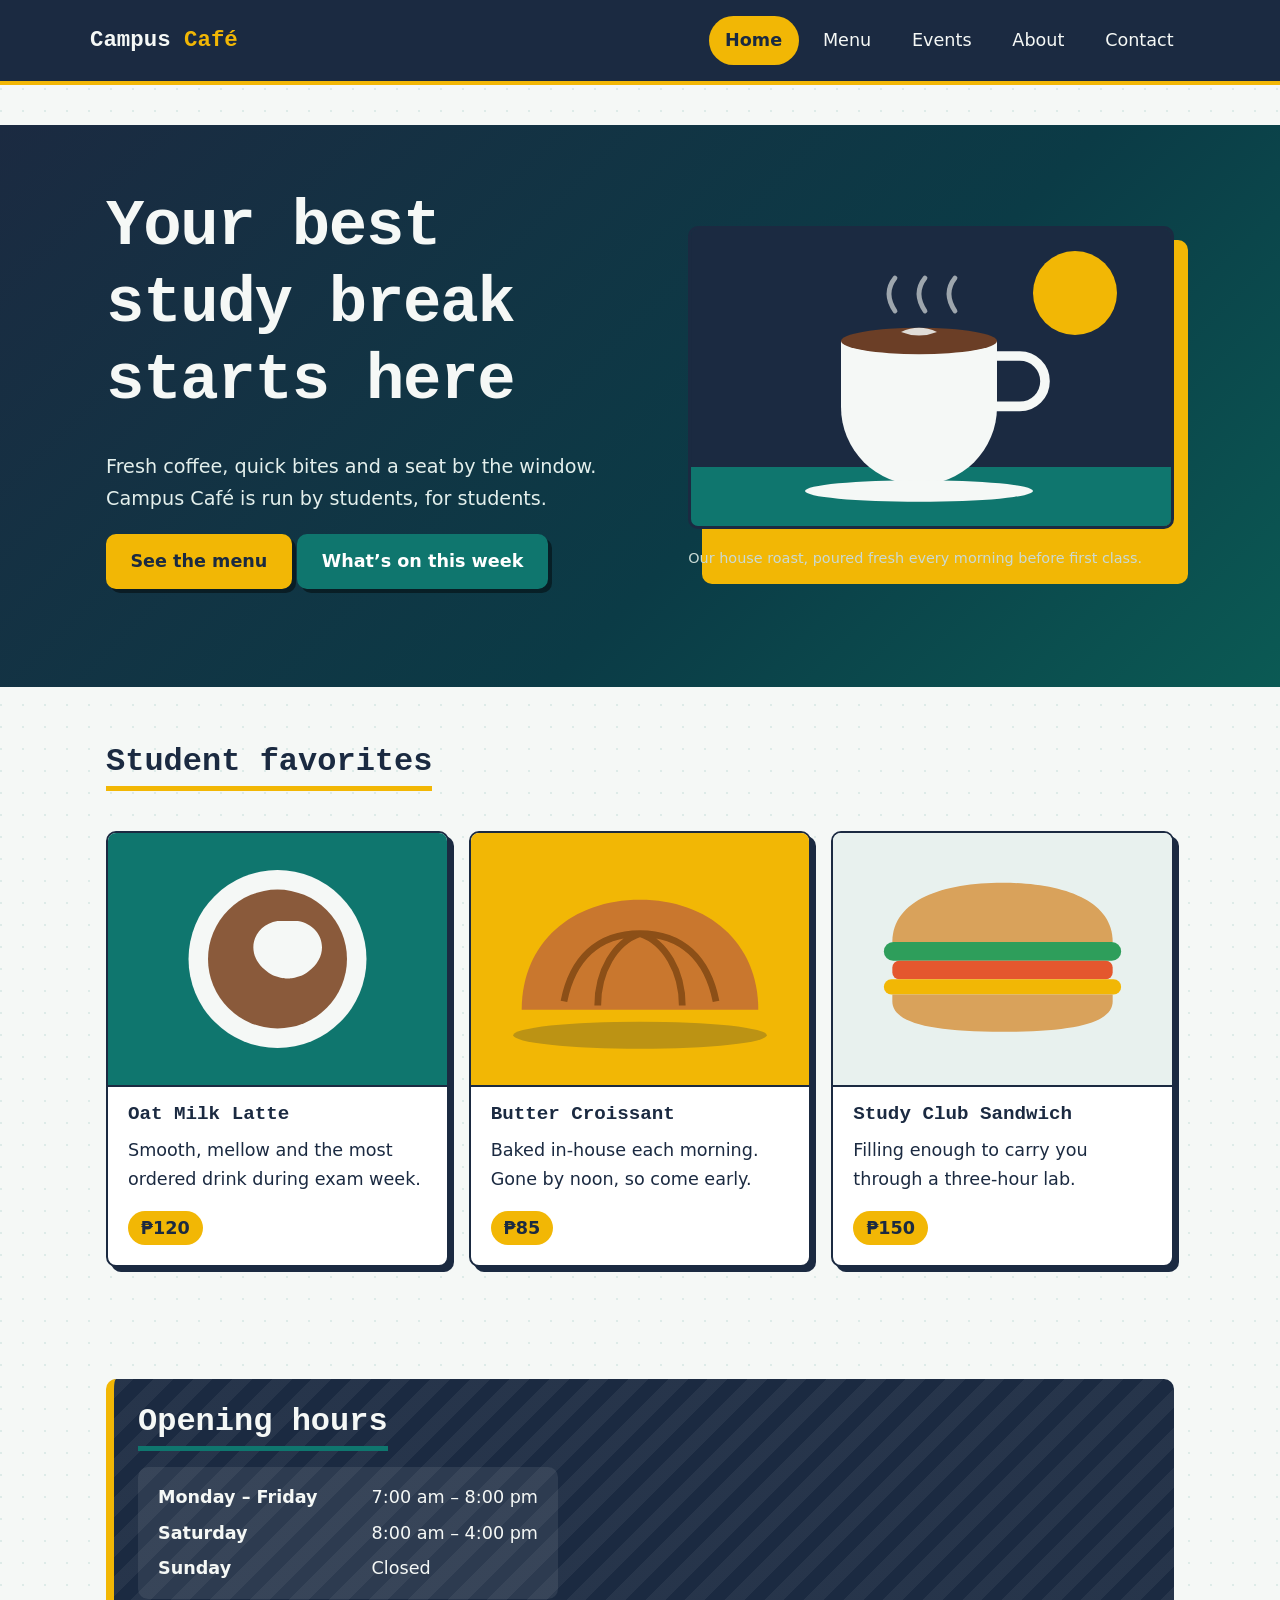
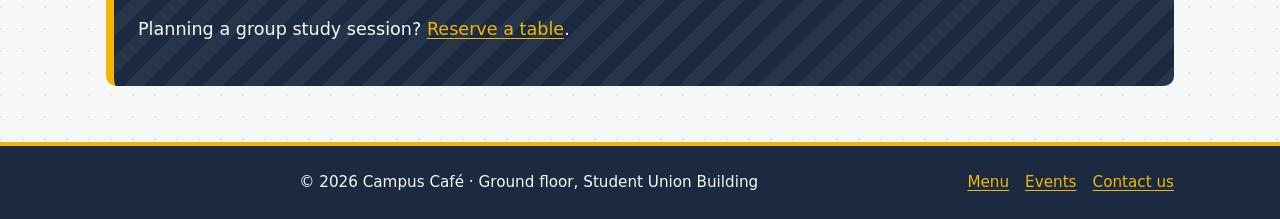
<file: index.html>
<!DOCTYPE html>
<html lang="en">
<head>
  <meta charset="UTF-8">
  <meta name="viewport" content="width=device-width, initial-scale=1.0">
  <meta name="description" content="Campus Café: coffee, snacks and study space in the Student Union.">
  <title>Home | Campus Café</title>
  <link rel="stylesheet" href="css/style.css">
</head>
<body>
  <a class="skip-link" href="#main">Skip to main content</a>
  <header class="site-header">
    <div class="header-inner">
      <a class="brand" href="index.html">Campus <span>Café</span></a>
      <nav aria-label="Main navigation"><ul class="nav-list"><li><a href="index.html" aria-current="page">Home</a></li><li><a href="menu.html">Menu</a></li><li><a href="events.html">Events</a></li><li><a href="about.html">About</a></li><li><a href="contact.html">Contact</a></li></ul></nav>
    </div>
  </header>
  <main id="main">
    <section class="hero-band" aria-labelledby="hero-title">
      <div class="wrap hero">
        <div>
          <h1 id="hero-title">Your best study break starts here</h1>
          <p class="lead">Fresh coffee, quick bites and a seat by the window. Campus Café is run by students, for students.</p>
          <p><a class="btn btn-alt" href="menu.html">See the menu</a> <a class="btn" href="events.html">What&rsquo;s on this week</a></p>
        </div>
        <figure>
          <img src="images/hero-cup.svg" alt="Illustration of a steaming cup of coffee on a teal counter with a yellow sun behind it" width="800" height="500">
          <figcaption>Our house roast, poured fresh every morning before first class.</figcaption>
        </figure>
      </div>
    </section>
    <section class="pad" aria-labelledby="fav-title">
      <div class="wrap">
        <h2 id="fav-title">Student favorites</h2>
        <div class="cards" style="margin-top:1.5rem">
          <article class="card"><img src="images/latte.svg" alt="Top view of a latte with a leaf pattern in the foam" width="400" height="300"><div class="card-body"><h3>Oat Milk Latte</h3><p>Smooth, mellow and the most ordered drink during exam week.</p><p class="price">&#8369;120</p></div></article>
          <article class="card"><img src="images/pastry.svg" alt="Illustration of a golden baked croissant on a yellow background" width="400" height="300"><div class="card-body"><h3>Butter Croissant</h3><p>Baked in-house each morning. Gone by noon, so come early.</p><p class="price">&#8369;85</p></div></article>
          <article class="card"><img src="images/sandwich.svg" alt="Illustration of a sandwich with lettuce, tomato and cheese layers" width="400" height="300"><div class="card-body"><h3>Study Club Sandwich</h3><p>Filling enough to carry you through a three-hour lab.</p><p class="price">&#8369;150</p></div></article>
        </div>
      </div>
    </section>
    <section class="pad" aria-labelledby="hours-title">
      <div class="wrap"><div class="band">
        <h2 id="hours-title">Opening hours</h2>
        <dl class="hours">
          <dt>Monday &ndash; Friday</dt><dd>7:00 am &ndash; 8:00 pm</dd>
          <dt>Saturday</dt><dd>8:00 am &ndash; 4:00 pm</dd>
          <dt>Sunday</dt><dd>Closed</dd>
        </dl>
        <p style="margin-top:1rem">Planning a group study session? <a href="contact.html">Reserve a table</a>.</p>
      </div></div>
    </section>
  </main>
  <footer class="site-footer">
    <div class="wrap footer-inner">
      <p>&copy; 2026 Campus Café &middot; Ground floor, Student Union Building</p>
      <ul class="footer-links"><li><a href="menu.html">Menu</a></li><li><a href="events.html">Events</a></li><li><a href="contact.html">Contact us</a></li></ul>
    </div>
  </footer>
</body>
</html>
</file>
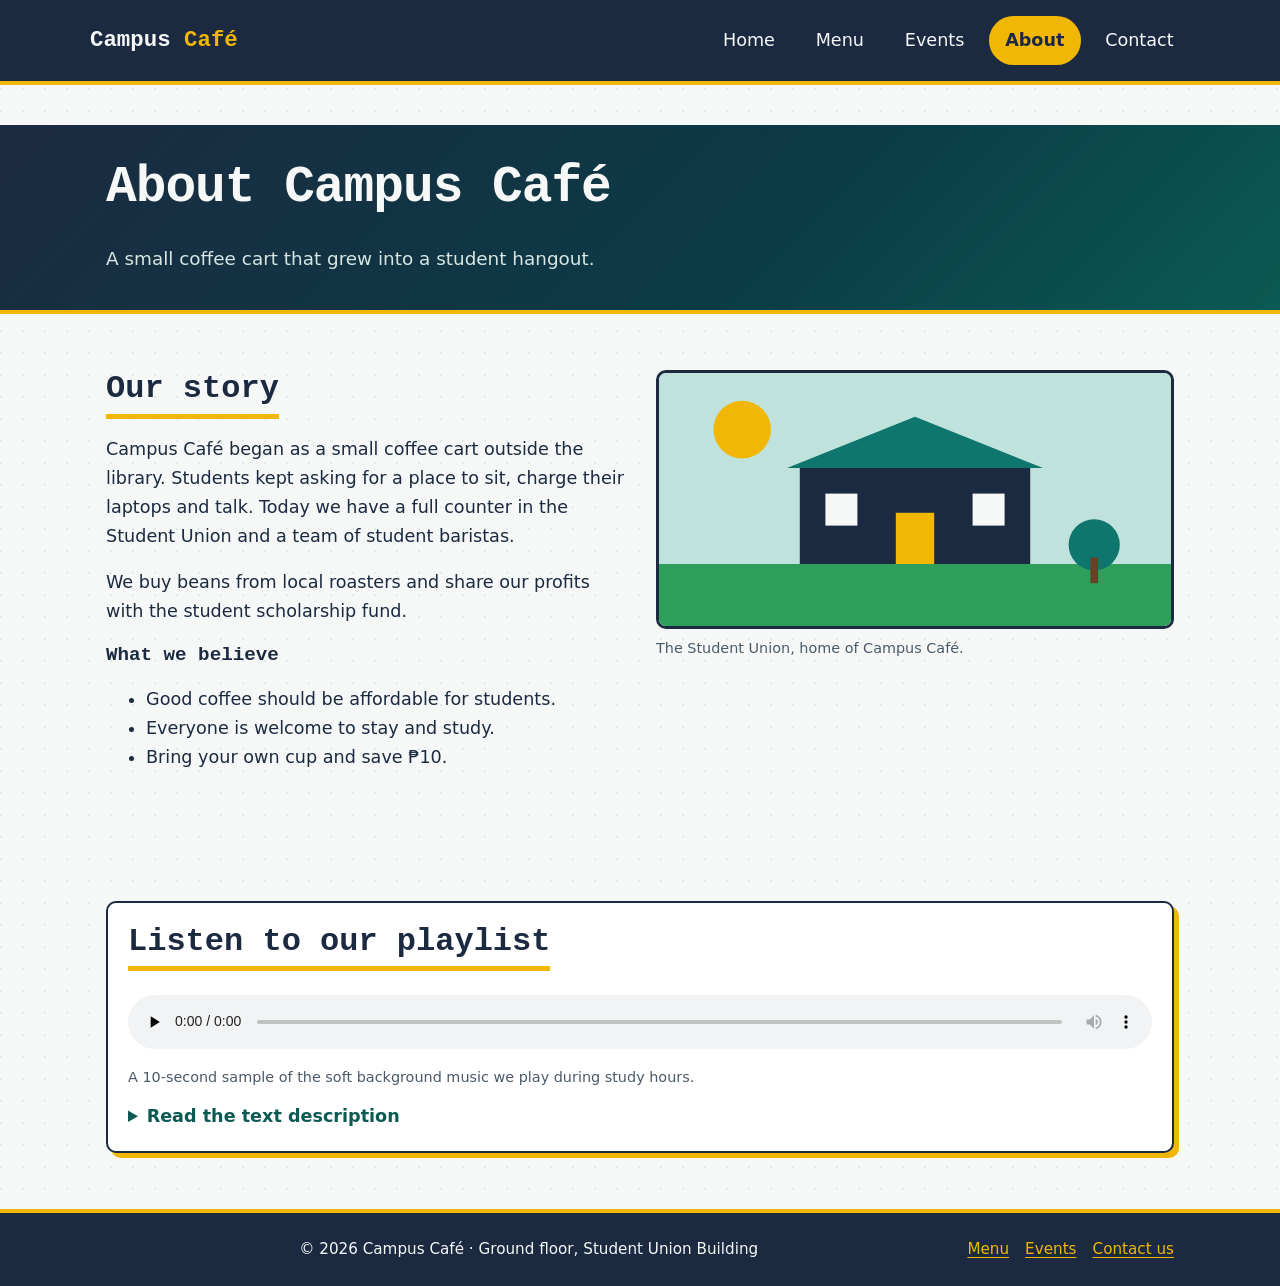
<file: about.html>
<!DOCTYPE html>
<html lang="en">
<head>
  <meta charset="UTF-8">
  <meta name="viewport" content="width=device-width, initial-scale=1.0">
  <meta name="description" content="Meet the students who run Campus Café.">
  <title>About | Campus Café</title>
  <link rel="stylesheet" href="css/style.css">
</head>
<body>
  <a class="skip-link" href="#main">Skip to main content</a>
  <header class="site-header">
    <div class="header-inner">
      <a class="brand" href="index.html">Campus <span>Café</span></a>
      <nav aria-label="Main navigation"><ul class="nav-list"><li><a href="index.html">Home</a></li><li><a href="menu.html">Menu</a></li><li><a href="events.html">Events</a></li><li><a href="about.html" aria-current="page">About</a></li><li><a href="contact.html">Contact</a></li></ul></nav>
    </div>
  </header>
  <main id="main">
    <section class="page-title"><div class="wrap"><h1>About Campus Café</h1><p>A small coffee cart that grew into a student hangout.</p></div></section>
    <section class="pad" aria-labelledby="story-title"><div class="wrap split">
      <div>
        <h2 id="story-title">Our story</h2>
        <p>Campus Café began as a small coffee cart outside the library. Students kept asking for a place to sit, charge their laptops and talk. Today we have a full counter in the Student Union and a team of student baristas.</p>
        <p>We buy beans from local roasters and share our profits with the student scholarship fund.</p>
        <h3>What we believe</h3>
        <ul><li>Good coffee should be affordable for students.</li><li>Everyone is welcome to stay and study.</li><li>Bring your own cup and save &#8369;10.</li></ul>
      </div>
      <figure>
        <img src="images/campus.svg" alt="Illustration of the Student Union building with a green roof and trees on a sunny day" width="800" height="400">
        <figcaption>The Student Union, home of Campus Café.</figcaption>
      </figure>
    </div></section>
    <section class="pad" aria-labelledby="audio-title"><div class="wrap">
      <div class="media-box">
        <h2 id="audio-title">Listen to our playlist</h2>
        <figure>
          <audio controls preload="none"><source src="media/cafe-ambience.wav" type="audio/wav">Your browser does not support the audio element.</audio>
          <figcaption>A 10-second sample of the soft background music we play during study hours.</figcaption>
        </figure>
        <details><summary>Read the text description</summary><p>A slow, warm chord that rises gently, holds for a few seconds and fades out. No lyrics.</p></details>
      </div>
    </div></section>
  </main>
  <footer class="site-footer">
    <div class="wrap footer-inner">
      <p>&copy; 2026 Campus Café &middot; Ground floor, Student Union Building</p>
      <ul class="footer-links"><li><a href="menu.html">Menu</a></li><li><a href="events.html">Events</a></li><li><a href="contact.html">Contact us</a></li></ul>
    </div>
  </footer>
</body>
</html>
</file>
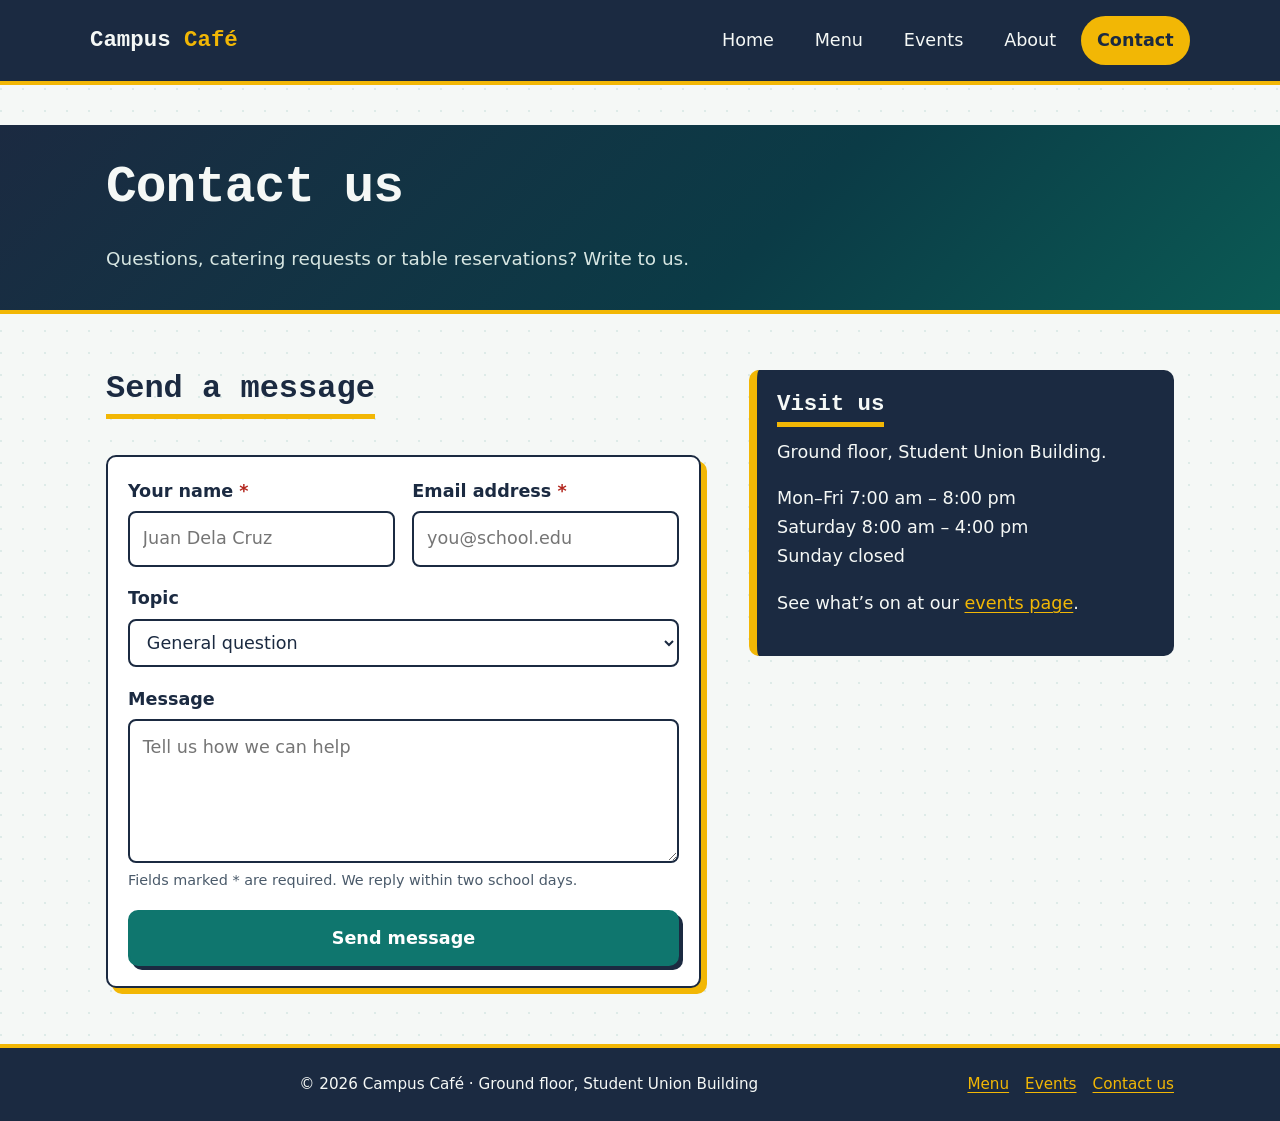
<file: contact.html>
<!DOCTYPE html>
<html lang="en">
<head>
  <meta charset="UTF-8">
  <meta name="viewport" content="width=device-width, initial-scale=1.0">
  <meta name="description" content="Send a message to Campus Café.">
  <title>Contact | Campus Café</title>
  <link rel="stylesheet" href="css/style.css">
</head>
<body>
  <a class="skip-link" href="#main">Skip to main content</a>
  <header class="site-header">
    <div class="header-inner">
      <a class="brand" href="index.html">Campus <span>Café</span></a>
      <nav aria-label="Main navigation"><ul class="nav-list"><li><a href="index.html">Home</a></li><li><a href="menu.html">Menu</a></li><li><a href="events.html">Events</a></li><li><a href="about.html">About</a></li><li><a href="contact.html" aria-current="page">Contact</a></li></ul></nav>
    </div>
  </header>
  <main id="main">
    <section class="page-title"><div class="wrap"><h1>Contact us</h1><p>Questions, catering requests or table reservations? Write to us.</p></div></section>
    <section class="pad" aria-labelledby="form-title"><div class="wrap contact-layout">
      <div>
        <h2 id="form-title">Send a message</h2>
        <form action="contact.html" method="get" style="margin-top:1.25rem">
          <div class="form-row">
            <div class="field">
              <label for="name">Your name <span class="req">*</span></label>
              <input type="text" id="name" name="name" placeholder="Juan Dela Cruz" autocomplete="name" required>
            </div>
            <div class="field">
              <label for="email">Email address <span class="req">*</span></label>
              <input type="email" id="email" name="email" placeholder="you@school.edu" autocomplete="email" required>
            </div>
          </div>
          <div class="field">
            <label for="topic">Topic</label>
            <select id="topic" name="topic">
              <option value="question">General question</option>
              <option value="reservation">Reserve a table</option>
              <option value="catering">Catering request</option>
              <option value="feedback">Feedback</option>
              <option value="job">Join our team</option>
            </select>
          </div>
          <div class="field">
            <label for="message">Message</label>
            <textarea id="message" name="message" placeholder="Tell us how we can help"></textarea>
            <span class="hint">Fields marked * are required. We reply within two school days.</span>
          </div>
          <button type="submit">Send message</button>
        </form>
      </div>
      <aside class="contact-aside" aria-labelledby="visit-title">
        <h2 id="visit-title">Visit us</h2>
        <p>Ground floor, Student Union Building.</p>
        <p>Mon&ndash;Fri 7:00 am &ndash; 8:00 pm<br>Saturday 8:00 am &ndash; 4:00 pm<br>Sunday closed</p>
        <p>See what&rsquo;s on at our <a href="events.html">events page</a>.</p>
      </aside>
    </div></section>
  </main>
  <footer class="site-footer">
    <div class="wrap footer-inner">
      <p>&copy; 2026 Campus Café &middot; Ground floor, Student Union Building</p>
      <ul class="footer-links"><li><a href="menu.html">Menu</a></li><li><a href="events.html">Events</a></li><li><a href="contact.html">Contact us</a></li></ul>
    </div>
  </footer>
</body>
</html>
</file>
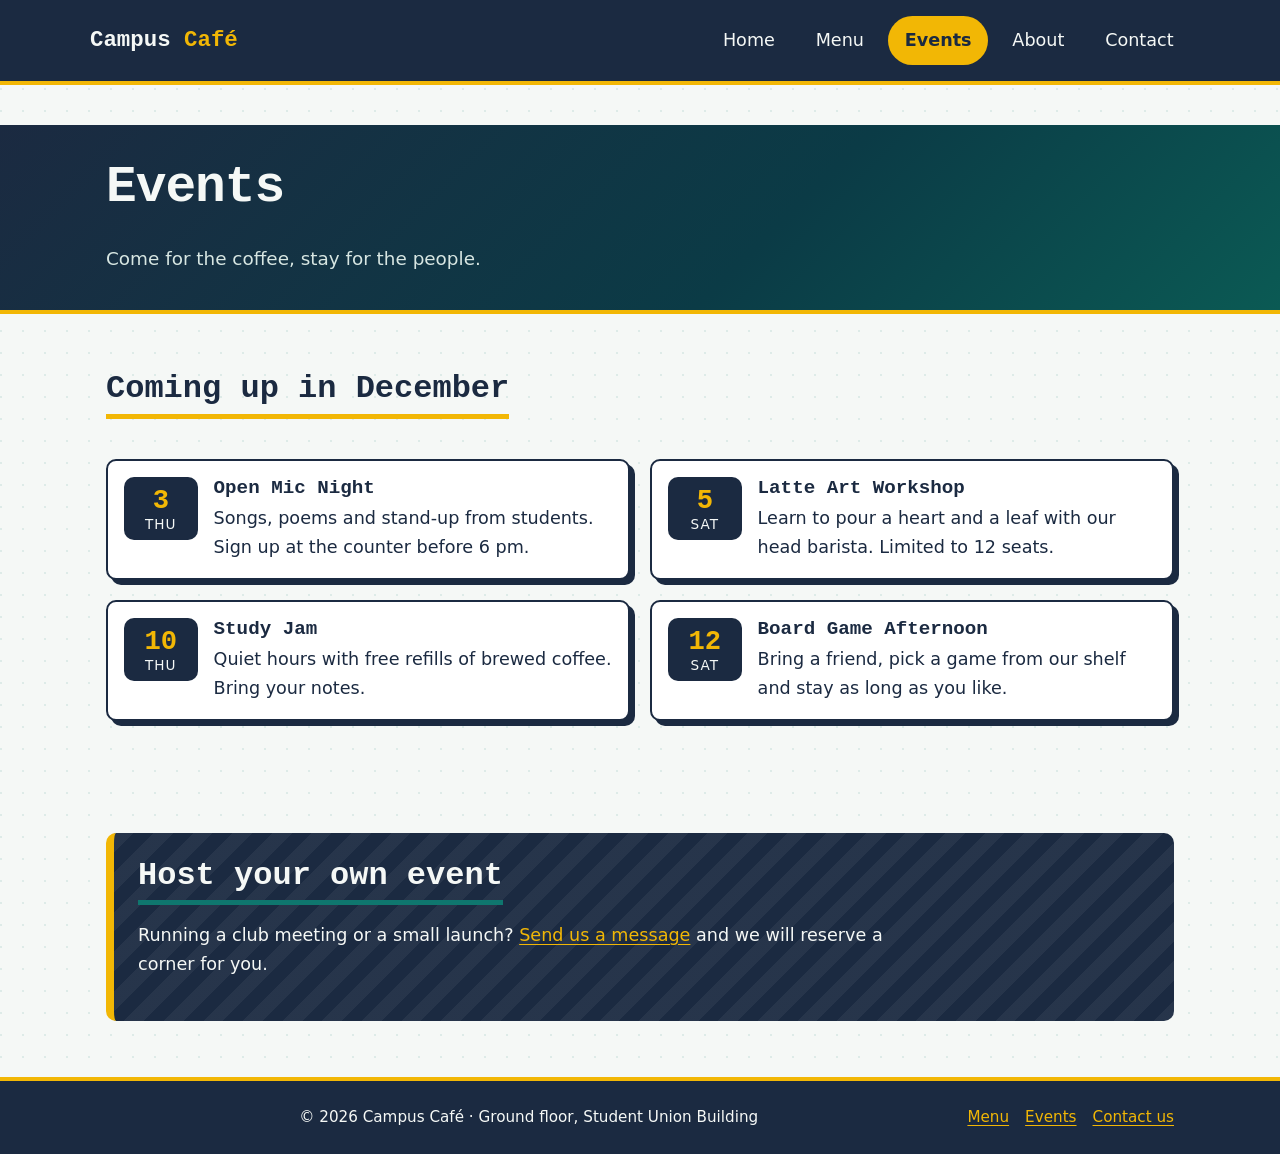
<file: events.html>
<!DOCTYPE html>
<html lang="en">
<head>
  <meta charset="UTF-8">
  <meta name="viewport" content="width=device-width, initial-scale=1.0">
  <meta name="description" content="Open mics, study jams and workshops at Campus Café.">
  <title>Events | Campus Café</title>
  <link rel="stylesheet" href="css/style.css">
</head>
<body>
  <a class="skip-link" href="#main">Skip to main content</a>
  <header class="site-header">
    <div class="header-inner">
      <a class="brand" href="index.html">Campus <span>Café</span></a>
      <nav aria-label="Main navigation"><ul class="nav-list"><li><a href="index.html">Home</a></li><li><a href="menu.html">Menu</a></li><li><a href="events.html" aria-current="page">Events</a></li><li><a href="about.html">About</a></li><li><a href="contact.html">Contact</a></li></ul></nav>
    </div>
  </header>
  <main id="main">
    <section class="page-title"><div class="wrap"><h1>Events</h1><p>Come for the coffee, stay for the people.</p></div></section>
<section class="pad" aria-labelledby="ev-title"><div class="wrap"><h2 id="ev-title">Coming up in December</h2><div class="event-list"><article class="event"><time datetime="2026-12-03"><b>3</b>THU</time><div><h3>Open Mic Night</h3><p>Songs, poems and stand-up from students. Sign up at the counter before 6 pm.</p></div></article><article class="event"><time datetime="2026-12-05"><b>5</b>SAT</time><div><h3>Latte Art Workshop</h3><p>Learn to pour a heart and a leaf with our head barista. Limited to 12 seats.</p></div></article><article class="event"><time datetime="2026-12-10"><b>10</b>THU</time><div><h3>Study Jam</h3><p>Quiet hours with free refills of brewed coffee. Bring your notes.</p></div></article><article class="event"><time datetime="2026-12-12"><b>12</b>SAT</time><div><h3>Board Game Afternoon</h3><p>Bring a friend, pick a game from our shelf and stay as long as you like.</p></div></article></div></div></section>
<section class="pad" aria-labelledby="host-title"><div class="wrap"><div class="band"><h2 id="host-title">Host your own event</h2><p>Running a club meeting or a small launch? <a href="contact.html">Send us a message</a> and we will reserve a corner for you.</p></div></div></section>
  </main>
  <footer class="site-footer">
    <div class="wrap footer-inner">
      <p>&copy; 2026 Campus Café &middot; Ground floor, Student Union Building</p>
      <ul class="footer-links"><li><a href="menu.html">Menu</a></li><li><a href="events.html">Events</a></li><li><a href="contact.html">Contact us</a></li></ul>
    </div>
  </footer>
</body>
</html>
</file>
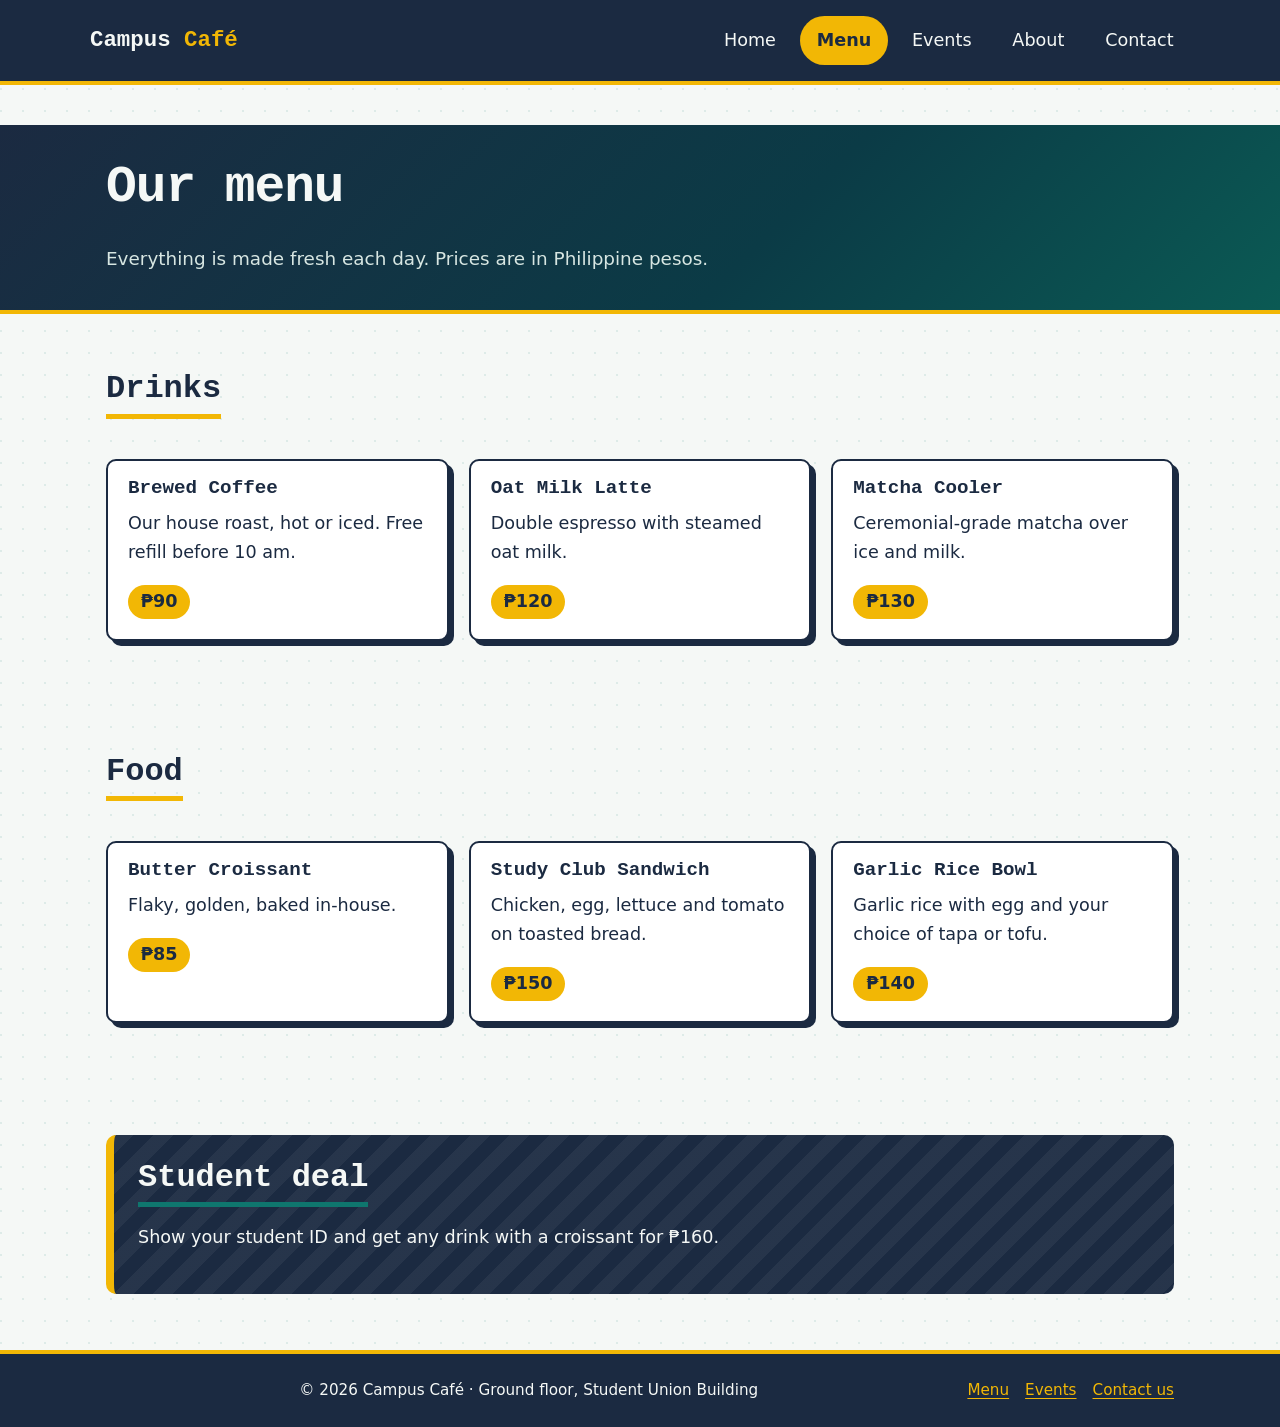
<file: menu.html>
<!DOCTYPE html>
<html lang="en">
<head>
  <meta charset="UTF-8">
  <meta name="viewport" content="width=device-width, initial-scale=1.0">
  <meta name="description" content="Drinks, bakes and meals served at Campus Café.">
  <title>Menu | Campus Café</title>
  <link rel="stylesheet" href="css/style.css">
</head>
<body>
  <a class="skip-link" href="#main">Skip to main content</a>
  <header class="site-header">
    <div class="header-inner">
      <a class="brand" href="index.html">Campus <span>Café</span></a>
      <nav aria-label="Main navigation"><ul class="nav-list"><li><a href="index.html">Home</a></li><li><a href="menu.html" aria-current="page">Menu</a></li><li><a href="events.html">Events</a></li><li><a href="about.html">About</a></li><li><a href="contact.html">Contact</a></li></ul></nav>
    </div>
  </header>
  <main id="main">
    <section class="page-title"><div class="wrap"><h1>Our menu</h1><p>Everything is made fresh each day. Prices are in Philippine pesos.</p></div></section>
<section class="pad" aria-labelledby="drinks-title"><div class="wrap"><h2 id="drinks-title">Drinks</h2><div class="cards" style="margin-top:1.5rem"><article class="card"><div class="card-body"><h3>Brewed Coffee</h3><p>Our house roast, hot or iced. Free refill before 10 am.</p><p class="price">&#8369;90</p></div></article><article class="card"><div class="card-body"><h3>Oat Milk Latte</h3><p>Double espresso with steamed oat milk.</p><p class="price">&#8369;120</p></div></article><article class="card"><div class="card-body"><h3>Matcha Cooler</h3><p>Ceremonial-grade matcha over ice and milk.</p><p class="price">&#8369;130</p></div></article></div></div></section>
<section class="pad" aria-labelledby="food-title"><div class="wrap"><h2 id="food-title">Food</h2><div class="cards" style="margin-top:1.5rem"><article class="card"><div class="card-body"><h3>Butter Croissant</h3><p>Flaky, golden, baked in-house.</p><p class="price">&#8369;85</p></div></article><article class="card"><div class="card-body"><h3>Study Club Sandwich</h3><p>Chicken, egg, lettuce and tomato on toasted bread.</p><p class="price">&#8369;150</p></div></article><article class="card"><div class="card-body"><h3>Garlic Rice Bowl</h3><p>Garlic rice with egg and your choice of tapa or tofu.</p><p class="price">&#8369;140</p></div></article></div></div></section>
<section class="pad" aria-labelledby="deal-title"><div class="wrap"><div class="band"><h2 id="deal-title">Student deal</h2><p>Show your student ID and get any drink with a croissant for &#8369;160.</p></div></div></section>
  </main>
  <footer class="site-footer">
    <div class="wrap footer-inner">
      <p>&copy; 2026 Campus Café &middot; Ground floor, Student Union Building</p>
      <ul class="footer-links"><li><a href="menu.html">Menu</a></li><li><a href="events.html">Events</a></li><li><a href="contact.html">Contact us</a></li></ul>
    </div>
  </footer>
</body>
</html>
</file>
<file: css/style.css>
/* Campus Café – hand-written CSS, no frameworks */
:root{
  --ink:#1B2A41; --teal:#0F766E; --teal-dark:#0B5A54; --sun:#F2B705;
  --paper:#F5F8F6; --card:#FFFFFF; --line:#CFDCD7; --muted:#4A5A6A;
  --font-head:Rockwell,"Roboto Slab","Courier New",Georgia,serif;
  --font-body:"Segoe UI",system-ui,-apple-system,Helvetica,Arial,sans-serif;
  --space:1rem; --radius:10px;
}
*,*::before,*::after{box-sizing:border-box}
html{scroll-behavior:smooth}
body{margin:0;font-family:var(--font-body);font-size:1.05rem;line-height:1.65;color:var(--ink);background:var(--paper)}
img{max-width:100%;height:auto;display:block}
h1,h2,h3{font-family:var(--font-head);line-height:1.2;margin:0 0 .5em}
h1{font-size:clamp(2rem,6vw,3.2rem)}
h2{font-size:clamp(1.5rem,4vw,2rem)}
h3{font-size:1.2rem}
p{margin:0 0 1em;max-width:70ch}
a{color:var(--teal-dark);text-underline-offset:3px}
a:hover{color:var(--ink);text-decoration-thickness:3px}
a:focus-visible,button:focus-visible,input:focus-visible,select:focus-visible,textarea:focus-visible{outline:3px solid var(--sun);outline-offset:2px}

/* Header + nav (Flexbox) */
.site-header{background:var(--ink);color:var(--paper);padding:var(--space)}
.header-inner{display:flex;flex-direction:column;gap:.75rem;max-width:1100px;margin:0 auto}
.brand{font-family:var(--font-head);font-size:1.4rem;font-weight:700;color:var(--paper);text-decoration:none}
.brand span{color:var(--sun)}
.nav-list{display:flex;flex-wrap:wrap;gap:.5rem;list-style:none;margin:0;padding:0}
.nav-list a{display:block;padding:.5rem .9rem;border-radius:999px;color:var(--paper);text-decoration:none;border:2px solid transparent}
.nav-list a:hover{border-color:var(--sun);color:var(--paper)}
.nav-list a[aria-current="page"]{background:var(--sun);color:var(--ink);font-weight:700}

main{display:block}
.section{margin-bottom:2.5rem}

/* Hero (Grid) */
.hero{display:grid;gap:1.5rem;align-items:center}
.hero .lead{font-size:1.2rem}
figure{margin:0}
figure img{border-radius:var(--radius)}
figcaption{font-size:.9rem;color:var(--muted);padding-top:.5rem}

/* Buttons */
.btn,button{display:inline-block;font:inherit;font-weight:700;cursor:pointer;background:var(--teal);color:#fff;border:2px solid var(--teal);border-radius:var(--radius);padding:.7rem 1.4rem;text-decoration:none;transition:background .2s,transform .2s}
.btn:hover,button:hover{background:var(--teal-dark);border-color:var(--teal-dark);color:#fff;transform:translateY(-2px)}
.btn-alt{background:var(--sun);border-color:var(--sun);color:var(--ink)}
.btn-alt:hover{background:var(--ink);border-color:var(--ink);color:var(--sun)}

/* Cards (Grid) */
.cards{display:grid;gap:1.25rem}
.card{background:var(--card);border:1px solid var(--line);border-radius:var(--radius);overflow:hidden;display:flex;flex-direction:column}
.card-body{padding:1rem 1.25rem 1.25rem}
.card .price{font-weight:700;color:var(--teal-dark)}
.card:hover{border-color:var(--teal)}
.band{background:var(--ink);color:var(--paper);border-radius:var(--radius);padding:1.5rem}
.band a{color:var(--sun)}
.hours{display:grid;grid-template-columns:1fr auto;gap:.4rem 1.5rem;max-width:340px;margin:0}
.hours dt{font-weight:600}.hours dd{margin:0}
audio{width:100%;margin-top:.5rem}

/* Forms – stacked */
form{display:flex;flex-direction:column;gap:1.1rem;background:var(--card);border:1px solid var(--line);border-radius:var(--radius);padding:1.25rem}
.field{display:flex;flex-direction:column;gap:.35rem}
label{font-weight:700}
input,select,textarea{font:inherit;color:var(--ink);padding:.7rem .8rem;border:2px solid var(--line);border-radius:8px;background:#fff;width:100%}
input:hover,select:hover,textarea:hover{border-color:var(--teal)}
input:focus,select:focus,textarea:focus{border-color:var(--teal);outline:3px solid var(--sun);outline-offset:1px}
textarea{min-height:9rem;resize:vertical}
.req{color:#B3261E}
.hint{font-size:.9rem;color:var(--muted)}

/* Footer */
.site-footer{background:var(--ink);color:var(--paper);padding:1.5rem var(--space);text-align:center;font-size:.95rem}
.site-footer p{margin:0 auto}

/* Breakpoint 1 – tablet */
@media (min-width:600px){
  .cards{grid-template-columns:repeat(2,1fr)}
  .header-inner{flex-direction:row;justify-content:space-between;align-items:center}
}
/* Breakpoint 2 – desktop */
@media (min-width:960px){
  body{font-size:1.1rem}
  .hero{grid-template-columns:1.1fr 1fr;gap:3rem}
  .cards{grid-template-columns:repeat(3,1fr)}
  .split{display:grid;grid-template-columns:1fr 1fr;gap:2rem;align-items:start}
  main{padding-top:2.5rem}
}
@media (prefers-reduced-motion:reduce){*{transition:none!important;scroll-behavior:auto!important}}

/* ===== Design pass ===== */
.site-header{position:sticky;top:0;z-index:10;border-bottom:4px solid var(--sun)}
body{background:
  radial-gradient(circle at 1px 1px,rgba(15,118,110,.10) 1px,transparent 0) 0 0/22px 22px,var(--paper)}

/* Bigger, bolder headings with a sun underline */
h1{letter-spacing:-.02em}
h2{display:inline-block;padding-bottom:.15em;border-bottom:5px solid var(--sun)}
.band h2{border-bottom-color:var(--teal)}

/* Hero: offset block behind the figure, photo-friendly cropping */
.hero h1{font-size:clamp(2.4rem,8vw,4rem)}
.hero figure{position:relative}
.hero figure::before{content:"";position:absolute;inset:14px -14px -14px 14px;background:var(--sun);border-radius:var(--radius);z-index:0}
.hero figure img{position:relative;z-index:1;width:100%;aspect-ratio:8/5;object-fit:cover;border:3px solid var(--ink)}
.hero figcaption{position:relative;z-index:1;padding-top:1.1rem}

/* Chunky buttons with a hard shadow */
.btn,button{box-shadow:4px 4px 0 var(--ink)}
.btn:hover,button:hover{box-shadow:6px 6px 0 var(--ink);transform:translate(-2px,-2px)}
.btn:active,button:active{box-shadow:0 0 0 var(--ink);transform:translate(4px,4px)}

/* Cards: even photo crop, hover lift, price tag */
.card{border:2px solid var(--ink);box-shadow:5px 5px 0 var(--ink);transition:transform .2s,box-shadow .2s}
.card:hover{transform:translate(-3px,-3px);box-shadow:8px 8px 0 var(--teal);border-color:var(--ink)}
.card img{width:100%;aspect-ratio:4/3;object-fit:cover;border-bottom:2px solid var(--ink)}
.card .price{display:inline-block;margin:0;background:var(--sun);color:var(--ink);padding:.15rem .8rem;border-radius:999px}
.card-body{flex:1}

/* About page + figures */
.split figure img,figure img{border-radius:var(--radius)}
.split figure img{border:3px solid var(--ink);width:100%;aspect-ratio:2/1;object-fit:cover}

/* Band with subtle stripes */
.band{background:
  repeating-linear-gradient(135deg,rgba(255,255,255,.05) 0 14px,transparent 14px 28px),var(--ink);
  border-left:8px solid var(--sun)}
.hours{background:rgba(255,255,255,.08);padding:1rem 1.25rem;border-radius:var(--radius)}

/* Form */
form{border:2px solid var(--ink);box-shadow:6px 6px 0 var(--sun)}
input,select,textarea{border-color:var(--ink)}
input:focus,select:focus,textarea:focus{background:#FFFBE8}
input:invalid:not(:placeholder-shown){border-color:#B3261E}

/* Footer */
.site-footer{border-top:4px solid var(--sun)}

/* ===== Layout v2: full-width bands, wrap, events, skip link ===== */
.wrap{width:100%;max-width:1100px;margin:0 auto;padding:0 var(--space)}
.pad{padding:2.5rem 0}
.skip-link{position:absolute;left:-999px;top:0;background:var(--sun);color:var(--ink);padding:.6rem 1rem;z-index:20;font-weight:700}
.skip-link:focus{left:0}
.hero-band,.page-title{background:linear-gradient(135deg,var(--ink) 0%,#0B3B46 60%,var(--teal-dark) 100%);color:var(--paper)}
.hero-band{padding:2.5rem 0 3.5rem}
.page-title{padding:2rem 0 2.25rem;border-bottom:4px solid var(--sun)}
.page-title p{margin:0;font-size:1.15rem;color:#D7E6E2}
.hero-band .hero p{color:#E3EFEC}
.hero-band figcaption{color:#C9DAD5}
.hero-band .btn{box-shadow:4px 4px 0 rgba(0,0,0,.45)}
.hero-band .btn:hover{box-shadow:6px 6px 0 rgba(0,0,0,.45)}
.card a{margin-top:auto;font-weight:700}
.band h2{color:var(--paper)}
.band .hours{max-width:420px}

/* Events */
.event-list{display:grid;gap:1.25rem;margin-top:1.5rem}
.event{display:flex;gap:1rem;align-items:flex-start;background:var(--card);border:2px solid var(--ink);border-radius:var(--radius);padding:1rem;box-shadow:5px 5px 0 var(--ink)}
.event time{flex:0 0 4.6rem;text-align:center;background:var(--ink);color:var(--paper);border-radius:10px;padding:.5rem .25rem;line-height:1.2;font-size:.85rem;letter-spacing:.08em}
.event time b{display:block;font:700 1.7rem var(--font-head);color:var(--sun);letter-spacing:0}
.event h3{margin-bottom:.25rem}.event p{margin:0}
.event:hover{box-shadow:7px 7px 0 var(--teal)}

/* Media box + transcript */
.media-box{background:var(--card);border:2px solid var(--ink);border-radius:var(--radius);padding:1.25rem;box-shadow:5px 5px 0 var(--sun)}
details{margin-top:.75rem}
summary{cursor:pointer;font-weight:700;color:var(--teal-dark)}
summary:hover{color:var(--ink)}
summary:focus-visible{outline:3px solid var(--sun);outline-offset:3px}

/* Contact layout */
.contact-layout{display:grid;gap:2rem}
.contact-aside{background:var(--ink);color:var(--paper);border-left:8px solid var(--sun);border-radius:var(--radius);padding:1.25rem;align-self:start}
.contact-aside h2{color:var(--paper);font-size:1.4rem}
.contact-aside a{color:var(--sun)}
.form-row{display:flex;flex-direction:column;gap:1.1rem}

/* Footer */
.footer-inner{display:flex;flex-direction:column;gap:1rem;align-items:center}
.site-footer a{color:var(--sun)}
.site-footer a:hover{color:#fff}
.footer-links{display:flex;flex-wrap:wrap;gap:1rem;list-style:none;margin:0;padding:0;justify-content:center}

@media (min-width:600px){
  .form-row{display:grid;grid-template-columns:1fr 1fr}
  .footer-inner{flex-direction:row;justify-content:space-between}
}
@media (min-width:960px){
  .hero-band{padding:4rem 0 5rem}
  .pad{padding:3.5rem 0}
  .event-list{grid-template-columns:1fr 1fr}
  .contact-layout{grid-template-columns:1.4fr 1fr;gap:3rem}
}
</file>
